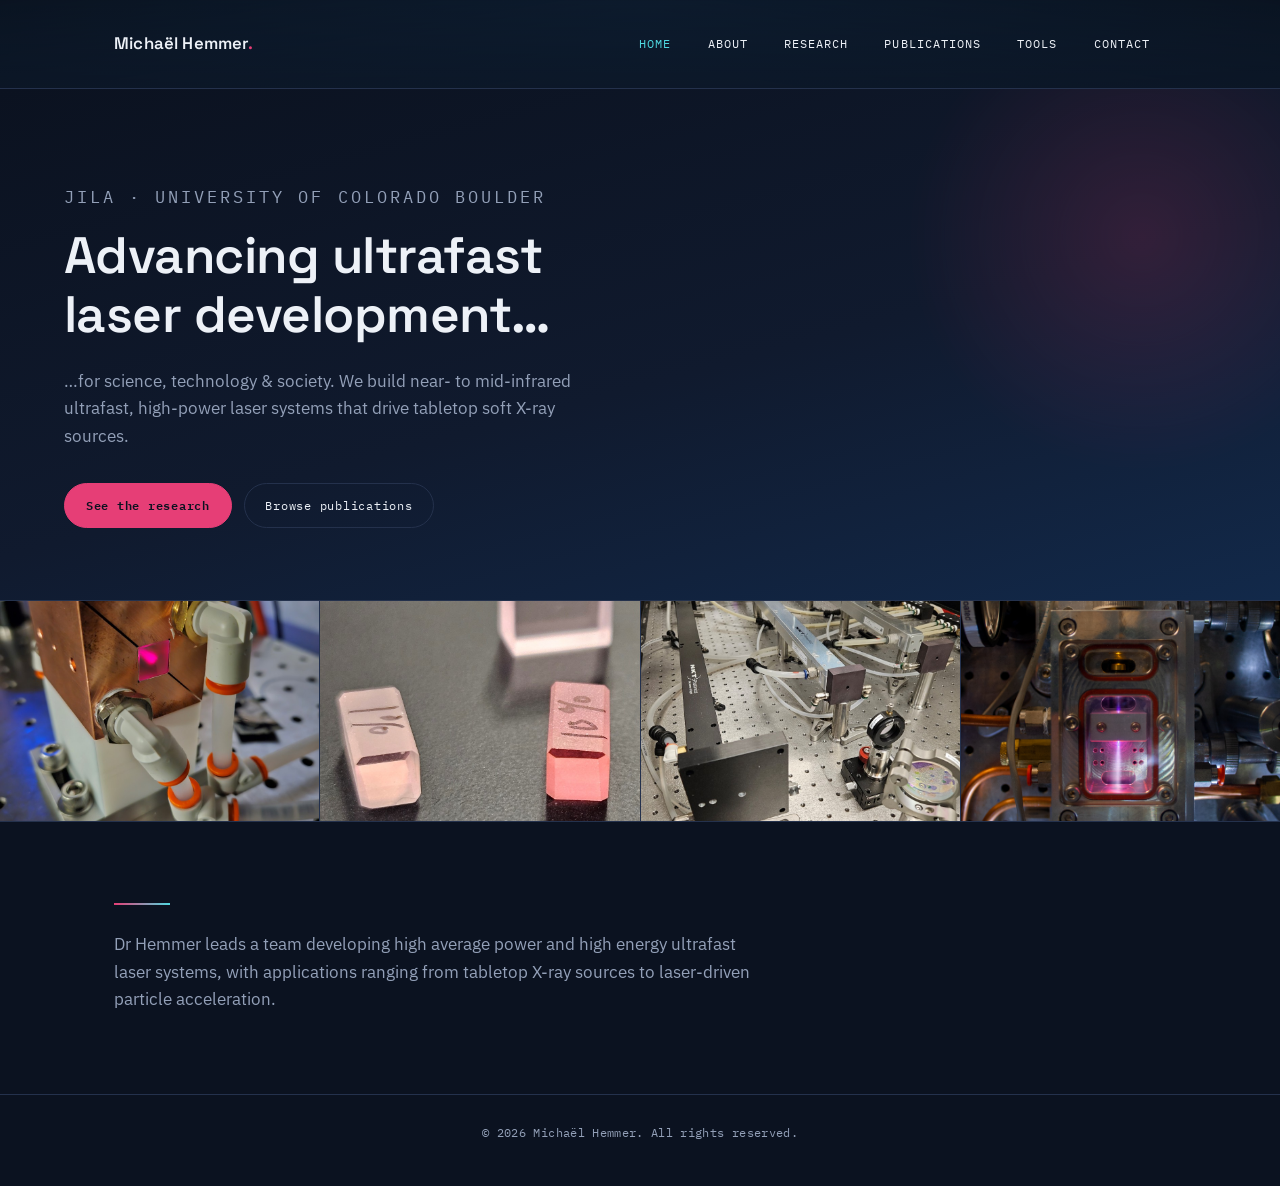
<file: index.html>
<!DOCTYPE html>
<html lang="en">
<head>
    <meta charset="UTF-8">
    <meta name="viewport" content="width=device-width, initial-scale=1.0">
    <link rel="icon" href="favicon.svg" type="image/svg+xml">
    <link rel="icon" href="favicon.ico" sizes="48x48">
    <link rel="apple-touch-icon" href="apple-touch-icon.png">
    <title>Michaël Hemmer, PhD | Home</title>
    <meta name="description" content="Michaël Hemmer's group at JILA, University of Colorado Boulder, develops near- to mid-infrared ultrafast, high-power lasers that drive tabletop soft X-ray sources.">
    <link rel="preconnect" href="https://fonts.googleapis.com">
    <link href="https://fonts.googleapis.com/css2?family=Space+Grotesk:wght@500;600;700&family=IBM+Plex+Sans:wght@400;500&family=IBM+Plex+Mono:wght@400;500&display=swap" rel="stylesheet">
    <link rel="stylesheet" href="resources/css/base.css">
    <link rel="stylesheet" href="resources/css/home.css">
    <script type="application/ld+json">
    {
        "@context": "https://schema.org",
        "@type": "Person",
        "name": "Michaël Hemmer",
        "jobTitle": "Senior Research Scientist",
        "affiliation": {
            "@type": "Organization",
            "name": "JILA, University of Colorado Boulder"
        },
        "url": "https://michaelhemmer.github.io/",
        "sameAs": [
            "https://www.colorado.edu/jila/michael-hemmer",
            "https://scholar.google.com/citations?user=1OyCDtgAAAAJ",
            "https://orcid.org/0000-0002-8614-8203",
            "https://www.linkedin.com/in/micha%C3%ABl-hemmer-6970b029b/"
        ]
    }
    </script>
</head>
<body>

    <header class="site-header">
        <div class="site-header__inner">
            <a class="brand" href="index.html">Michaël Hemmer<em>.</em></a>
            <nav aria-label="Primary">
                <ul>
                    <li><a href="index.html" aria-current="page">Home</a></li>
                    <li><a href="aboutme.html">About</a></li>
                    <li><a href="research.html">Research</a></li>
                    <li><a href="publications.html">Publications</a></li>
                    <li><a href="stretched-pulse.html">Tools</a></li>
                    <li><a href="contact.html">Contact</a></li>
                </ul>
            </nav>
        </div>
    </header>

    <section class="hero">
        <div class="hero__inner">
            <p class="hero__eyebrow">JILA &middot; University of Colorado Boulder</p>
            <h1>Advancing ultrafast laser development&hellip;</h1>
            <p>&hellip;for science, technology &amp; society. We build near- to mid-infrared ultrafast, high-power laser systems that drive tabletop soft X-ray sources.</p>
            <div class="hero__links">
                <a class="primary" href="research.html">See the research</a>
                <a href="publications.html">Browse publications</a>
            </div>
        </div>
    </section>

    <div class="lab-strip">
        <a href="research.html">
            <img src="resources/images/Project2.jpg" alt="Optical setup on the lab bench, mid-infrared beam path">
        </a>
        <a href="research.html">
            <img src="resources/images/Project3.jpg" alt="Nonlinear crystals used for mid-infrared wavelength conversion">
        </a>
        <a href="research.html">
            <img src="resources/images/Project4.jpg" alt="Fiber-coupled beam delivery system on the optical table">
        </a>
        <a href="research.html">
            <img src="resources/images/project1.PNG" alt="Close-up of the pump laser and optics on the table">
        </a>
    </div>

    <div class="home-intro">
        <hr class="rule">
        <p>Dr Hemmer leads a team developing high average power and high energy ultrafast laser systems, with applications ranging from tabletop X-ray sources to laser-driven particle acceleration.</p>
    </div>

    <footer class="site-footer">
        <p>&copy; 2026 Michaël Hemmer. All rights reserved.</p>
    </footer>

    <script data-goatcounter="https://michaelhemmer.goatcounter.com/count"
            async src="//gc.zgo.at/count.js"></script>

</body>
</html>
</file>
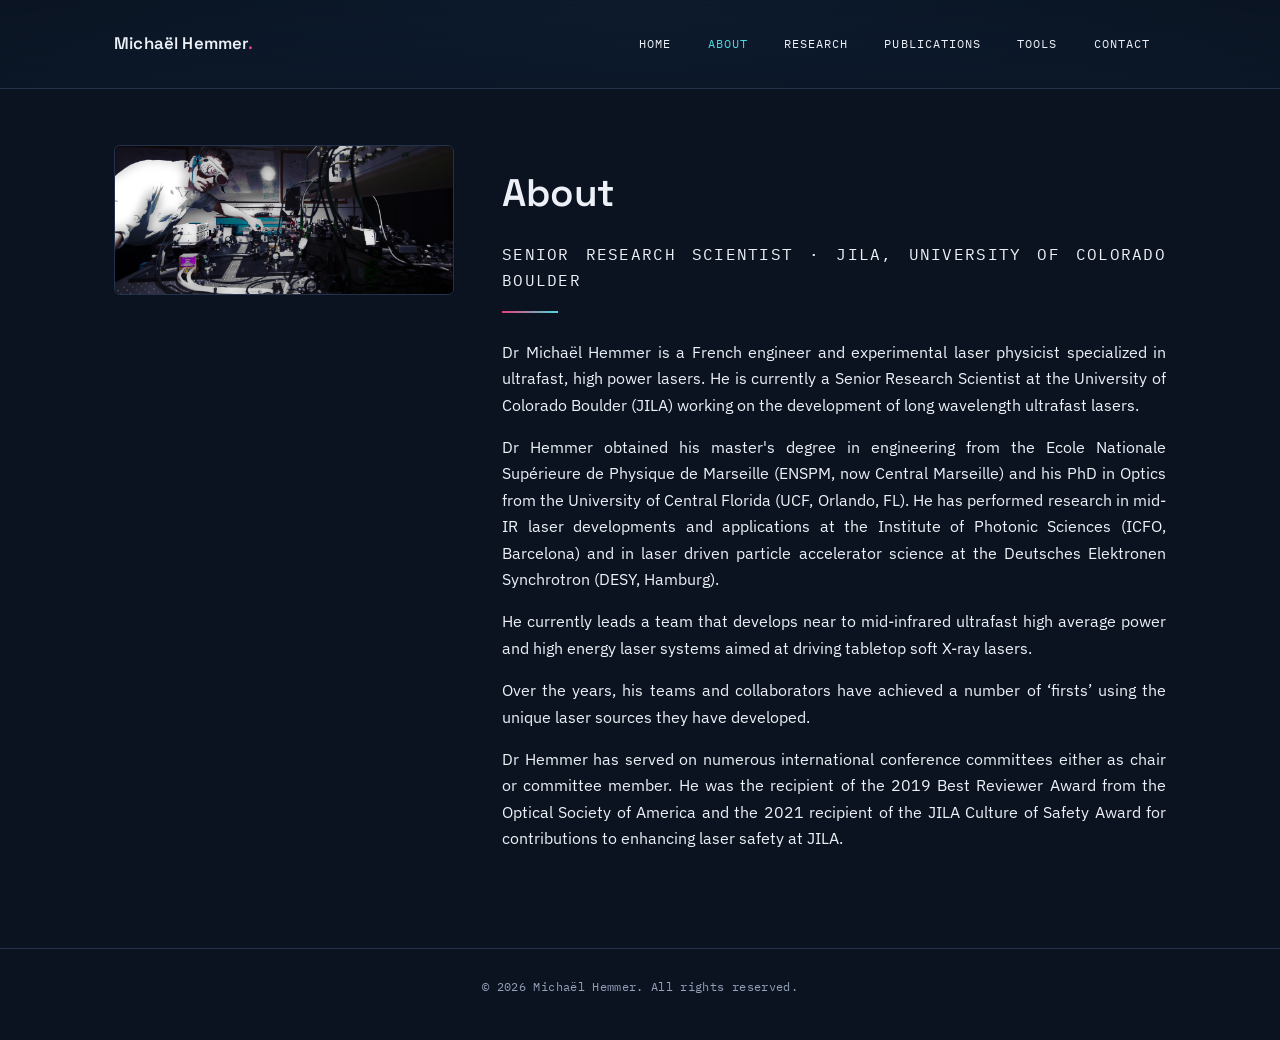
<file: aboutme.html>
<!DOCTYPE html>
<html lang="en">
<head>
    <meta charset="UTF-8">
    <meta name="viewport" content="width=device-width, initial-scale=1.0">
    <link rel="icon" href="favicon.svg" type="image/svg+xml">
    <link rel="icon" href="favicon.ico" sizes="48x48">
    <link rel="apple-touch-icon" href="apple-touch-icon.png">
    <title>Michaël Hemmer, PhD | About</title>
    <meta name="description" content="Michaël Hemmer is a Senior Research Scientist at JILA, University of Colorado Boulder, specializing in ultrafast, high-power lasers and long-wavelength laser development.">
    <link rel="preconnect" href="https://fonts.googleapis.com">
    <link href="https://fonts.googleapis.com/css2?family=Space+Grotesk:wght@500;600;700&family=IBM+Plex+Sans:wght@400;500&family=IBM+Plex+Mono:wght@400;500&display=swap" rel="stylesheet">
    <link rel="stylesheet" href="resources/css/base.css">
    <link rel="stylesheet" href="resources/css/about.css">
</head>
<body>

    <header class="site-header">
        <div class="site-header__inner">
            <a class="brand" href="index.html">Michaël Hemmer<em>.</em></a>
            <nav aria-label="Primary">
                <ul>
                    <li><a href="index.html">Home</a></li>
                    <li><a href="aboutme.html" aria-current="page">About</a></li>
                    <li><a href="research.html">Research</a></li>
                    <li><a href="publications.html">Publications</a></li>
                    <li><a href="stretched-pulse.html">Tools</a></li>
                    <li><a href="contact.html">Contact</a></li>
                </ul>
            </nav>
        </div>
    </header>

    <main>
        <div class="about">
            <div class="about__portrait">
                <img src="resources/images/DSC_0107.jpg" alt="Portrait of Michaël Hemmer in the lab, standing beside the optical table">
            </div>
            <div class="about__body">
                <h1>About</h1>
                <p class="about__role">Senior Research Scientist &middot; JILA, University of Colorado Boulder</p>
                <hr class="rule">
                <p>
                    Dr Michaël Hemmer is a French engineer and experimental laser physicist specialized in ultrafast, high power lasers. He is currently a Senior Research Scientist at the University of Colorado Boulder (JILA) working on the development of long wavelength ultrafast lasers.
                </p>
                <p>
                    Dr Hemmer obtained his master's degree in engineering from the Ecole Nationale Supérieure de Physique de Marseille (ENSPM, now Central Marseille) and his PhD in Optics from the University of Central Florida (UCF, Orlando, FL). He has performed research in mid-IR laser developments and applications at the Institute of Photonic Sciences (ICFO, Barcelona) and in laser driven particle accelerator science at the Deutsches Elektronen Synchrotron (DESY, Hamburg).
                </p>
                <p>
                    He currently leads a team that develops near to mid-infrared ultrafast high average power and high energy laser systems aimed at driving tabletop soft X-ray lasers.
                </p>
                <p>
                    Over the years, his teams and collaborators have achieved a number of &lsquo;firsts&rsquo; using the unique laser sources they have developed.
                </p>
                <p>
                    Dr Hemmer has served on numerous international conference committees either as chair or committee member. He was the recipient of the 2019 Best Reviewer Award from the Optical Society of America and the 2021 recipient of the JILA Culture of Safety Award for contributions to enhancing laser safety at JILA.
                </p>
            </div>
        </div>
    </main>

    <footer class="site-footer">
        <p>&copy; 2026 Michaël Hemmer. All rights reserved.</p>
    </footer>

    <script data-goatcounter="https://michaelhemmer.goatcounter.com/count"
            async src="//gc.zgo.at/count.js"></script>

</body>
</html>
</file>
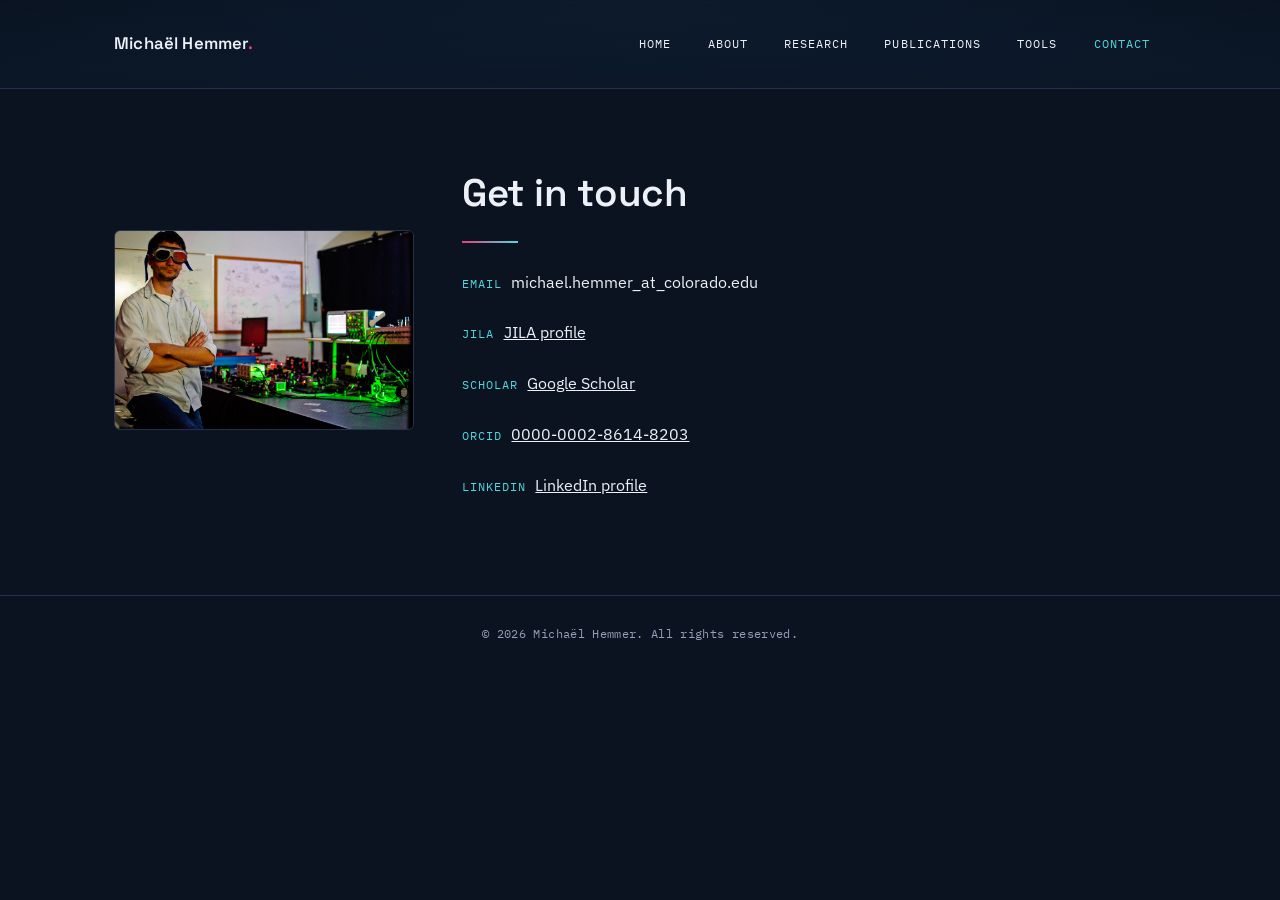
<file: contact.html>
<!DOCTYPE html>
<html lang="en">
<head>
    <meta charset="UTF-8">
    <meta name="viewport" content="width=device-width, initial-scale=1.0">
    <link rel="icon" href="favicon.svg" type="image/svg+xml">
    <link rel="icon" href="favicon.ico" sizes="48x48">
    <link rel="apple-touch-icon" href="apple-touch-icon.png">
    <title>Michaël Hemmer, PhD | Contact</title>
    <meta name="description" content="How to contact Michaël Hemmer at JILA, University of Colorado Boulder, with links to his JILA, Google Scholar, ORCID and LinkedIn profiles.">
    <link rel="preconnect" href="https://fonts.googleapis.com">
    <link href="https://fonts.googleapis.com/css2?family=Space+Grotesk:wght@500;600;700&family=IBM+Plex+Sans:wght@400;500&family=IBM+Plex+Mono:wght@400;500&display=swap" rel="stylesheet">
    <link rel="stylesheet" href="resources/css/base.css">
    <link rel="stylesheet" href="resources/css/contact.css">
</head>
<body>

    <header class="site-header">
        <div class="site-header__inner">
            <a class="brand" href="index.html">Michaël Hemmer<em>.</em></a>
            <nav aria-label="Primary">
                <ul>
                    <li><a href="index.html">Home</a></li>
                    <li><a href="aboutme.html">About</a></li>
                    <li><a href="research.html">Research</a></li>
                    <li><a href="publications.html">Publications</a></li>
                    <li><a href="stretched-pulse.html">Tools</a></li>
                    <li><a href="contact.html" aria-current="page">Contact</a></li>
                </ul>
            </nav>
        </div>
    </header>

    <main>
        <div class="contact">
            <div class="contact__portrait">
                <img src="resources/images/DSC_0085.jpg" alt="Portrait of Michaël Hemmer in the lab">
            </div>
            <div class="contact__body">
                <h1>Get in touch</h1>
                <hr class="rule">
                <p class="contact__row">
                    <span class="contact__label">Email</span>
                    <span>michael.hemmer_at_colorado.edu</span>
                </p>
                <p class="contact__row">
                    <span class="contact__label">JILA</span>
                    <a href="https://www.colorado.edu/jila/michael-hemmer">JILA profile</a>
                </p>
                <p class="contact__row">
                    <span class="contact__label">Scholar</span>
                    <a href="https://scholar.google.com/citations?user=1OyCDtgAAAAJ">Google Scholar</a>
                </p>
                <p class="contact__row">
                    <span class="contact__label">ORCID</span>
                    <a href="https://orcid.org/0000-0002-8614-8203">0000-0002-8614-8203</a>
                </p>
                <p class="contact__row">
                    <span class="contact__label">LinkedIn</span>
                    <a href="https://www.linkedin.com/in/micha%C3%ABl-hemmer-6970b029b/">LinkedIn profile</a>
                </p>
            </div>
        </div>
    </main>

    <footer class="site-footer">
        <p>&copy; 2026 Michaël Hemmer. All rights reserved.</p>
    </footer>

    <script data-goatcounter="https://michaelhemmer.goatcounter.com/count"
            async src="//gc.zgo.at/count.js"></script>

</body>
</html>
</file>
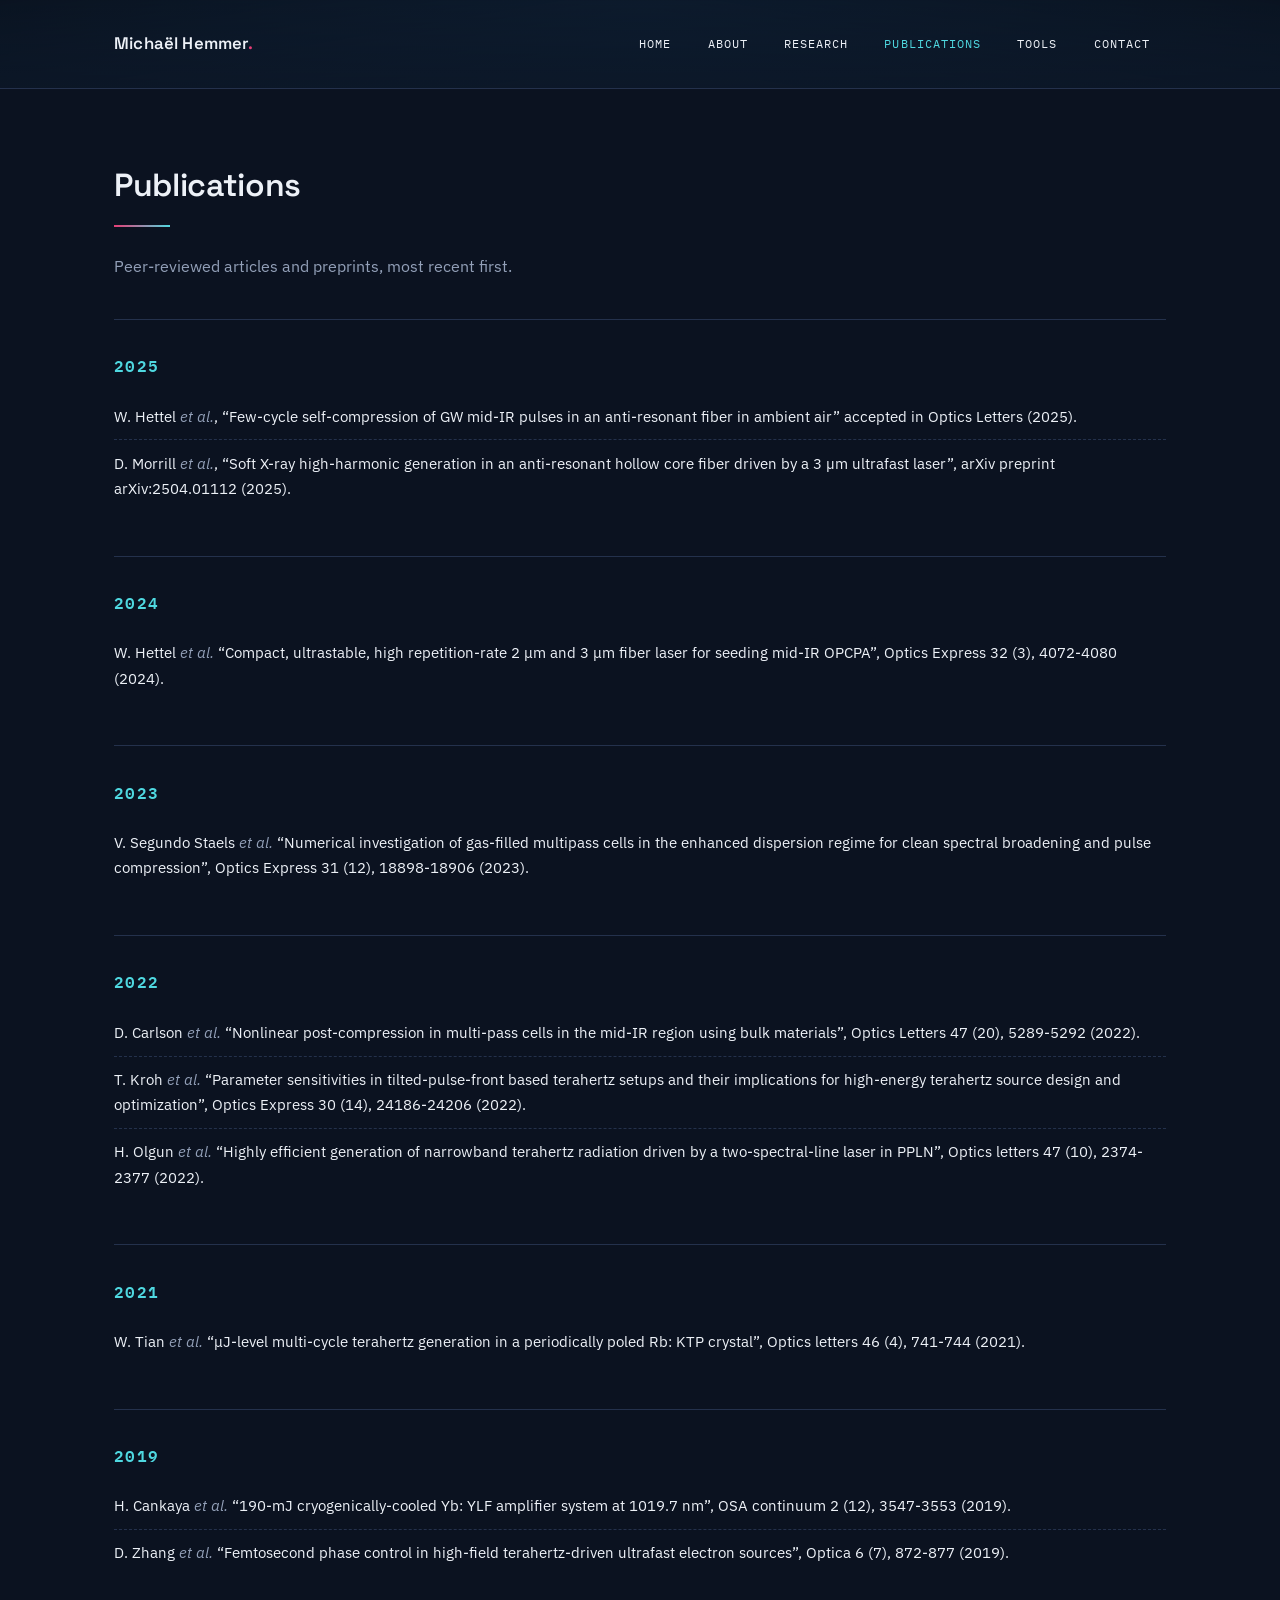
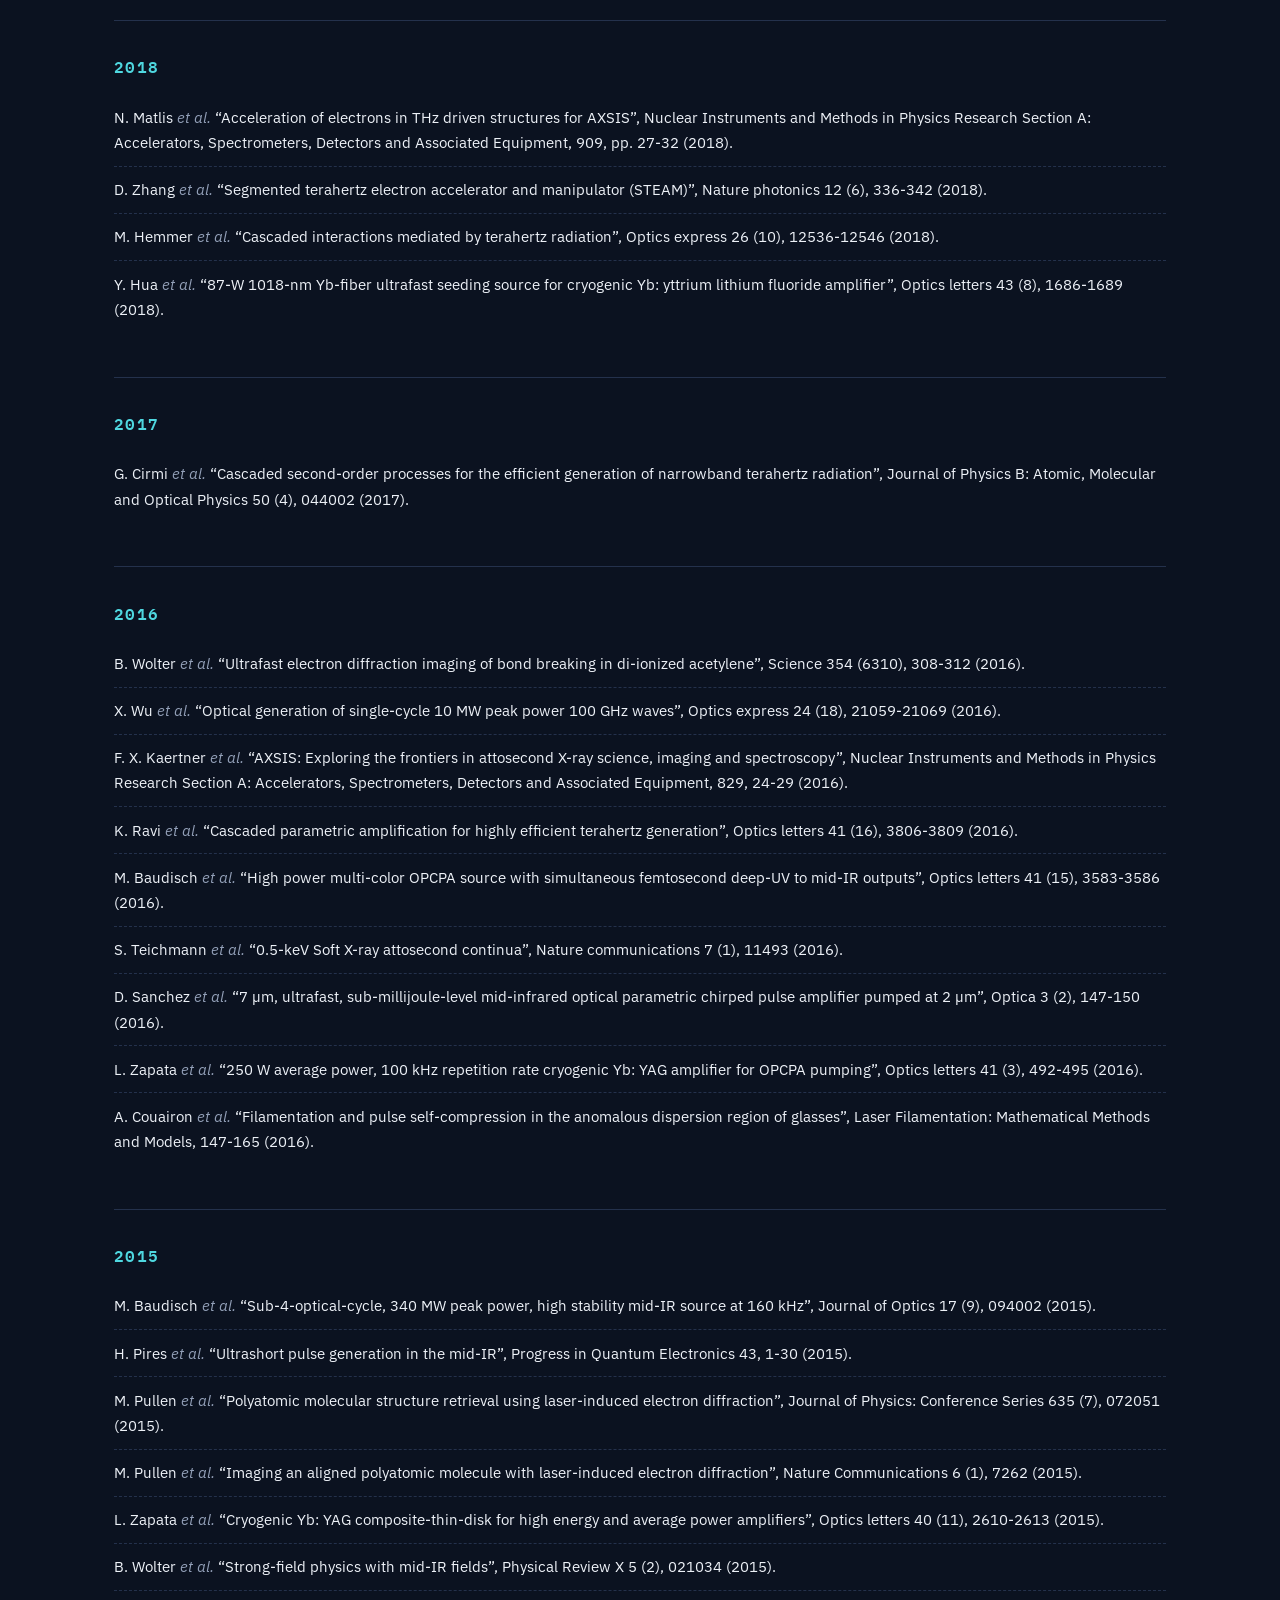
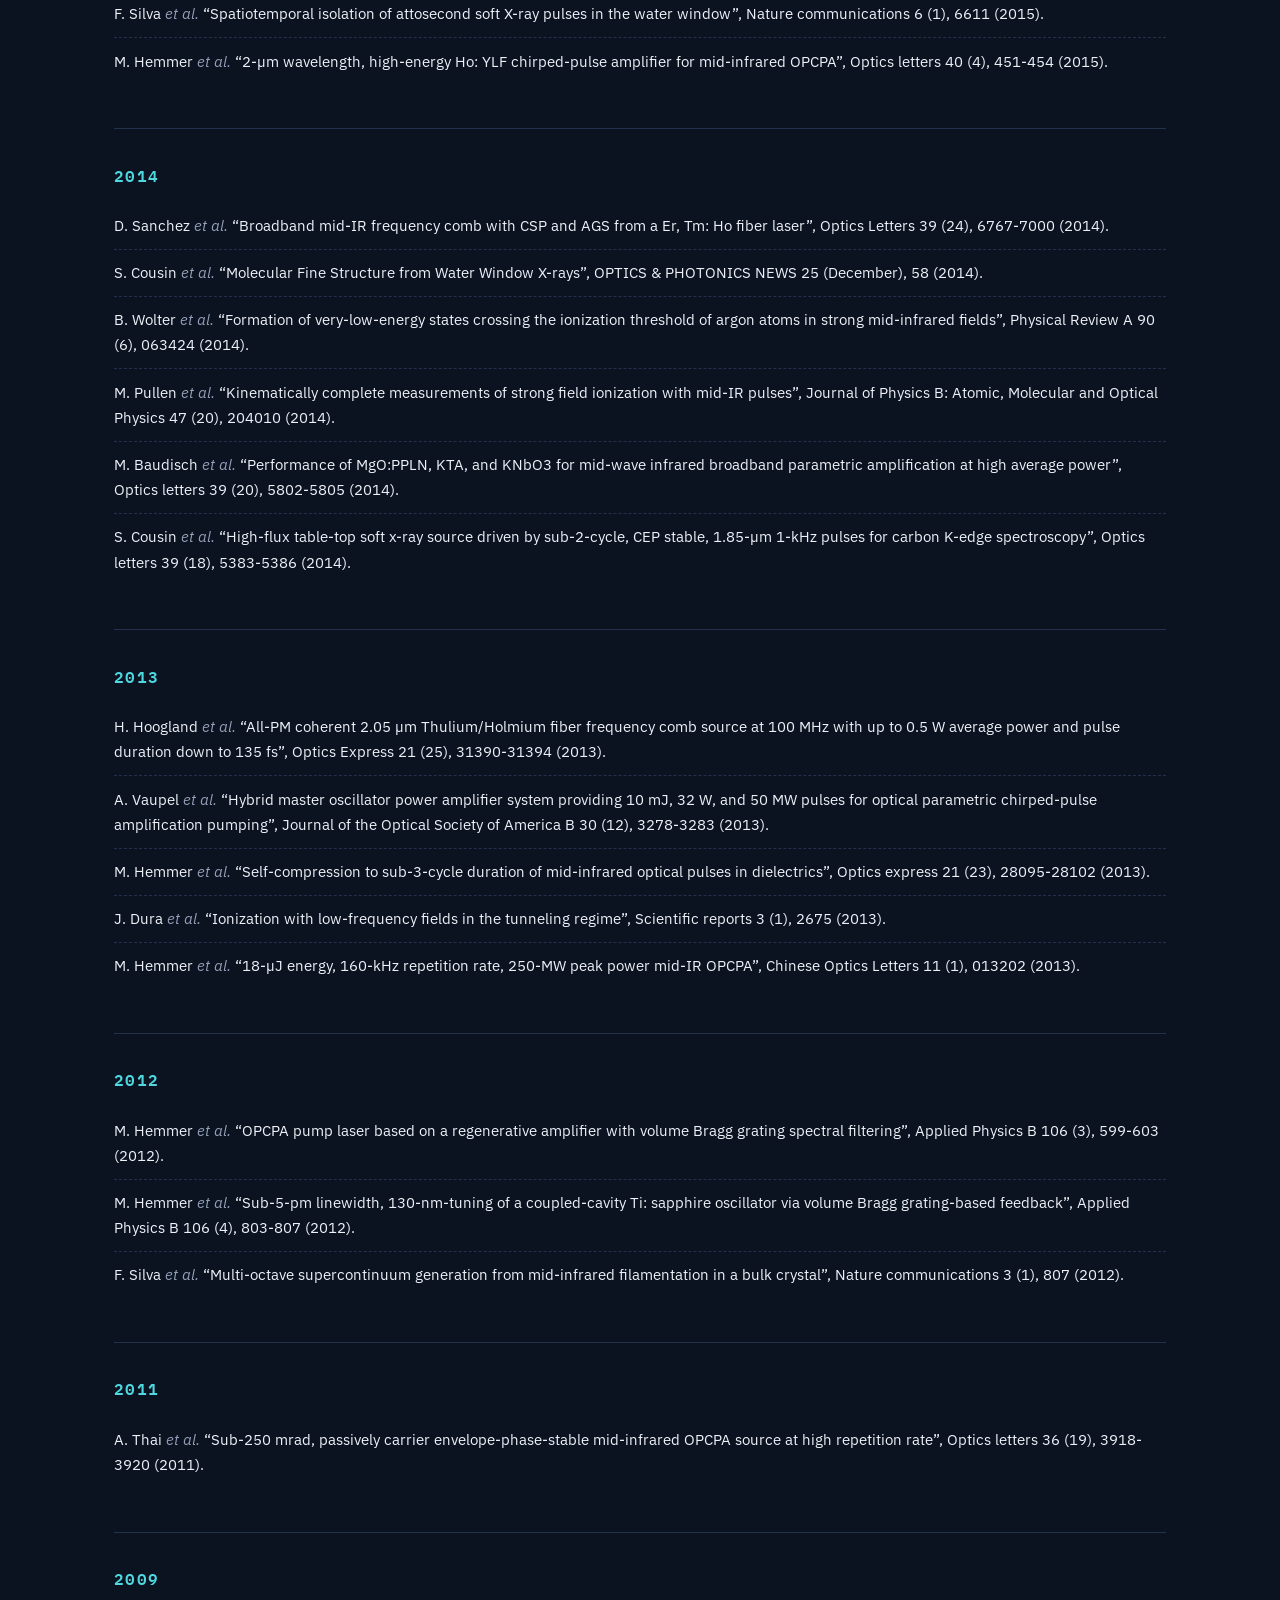
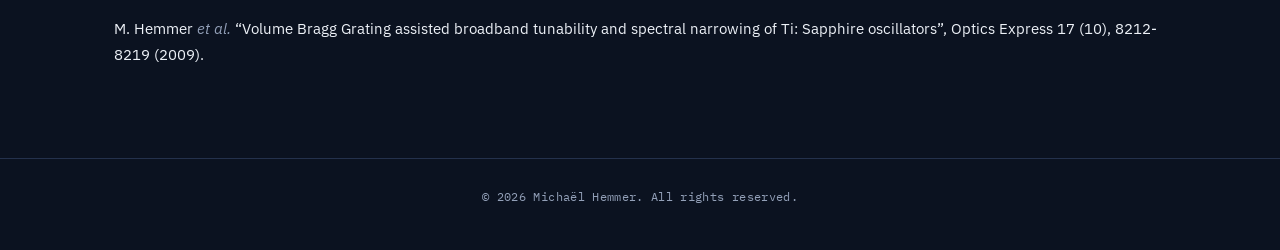
<file: publications.html>
<!DOCTYPE html>
<html lang="en">
<head>
    <meta charset="UTF-8">
    <meta name="viewport" content="width=device-width, initial-scale=1.0">
    <link rel="icon" href="favicon.svg" type="image/svg+xml">
    <link rel="icon" href="favicon.ico" sizes="48x48">
    <link rel="apple-touch-icon" href="apple-touch-icon.png">
    <title>Michaël Hemmer, PhD | Publications</title>
    <meta name="description" content="Peer-reviewed articles and preprints by Michaël Hemmer and collaborators on mid-infrared lasers, OPCPA, high harmonic generation and terahertz sources, listed by year.">
    <link rel="preconnect" href="https://fonts.googleapis.com">
    <link href="https://fonts.googleapis.com/css2?family=Space+Grotesk:wght@500;600;700&family=IBM+Plex+Sans:wght@400;500&family=IBM+Plex+Mono:wght@400;500&display=swap" rel="stylesheet">
    <link rel="stylesheet" href="resources/css/base.css">
    <link rel="stylesheet" href="resources/css/publications.css">
</head>
<body>

    <header class="site-header">
        <div class="site-header__inner">
            <a class="brand" href="index.html">Michaël Hemmer<em>.</em></a>
            <nav aria-label="Primary">
                <ul>
                    <li><a href="index.html">Home</a></li>
                    <li><a href="aboutme.html">About</a></li>
                    <li><a href="research.html">Research</a></li>
                    <li><a href="publications.html" aria-current="page">Publications</a></li>
                    <li><a href="stretched-pulse.html">Tools</a></li>
                    <li><a href="contact.html">Contact</a></li>
                </ul>
            </nav>
        </div>
    </header>

    <main>
        <div class="page-heading">
            <h1>Publications</h1>
            <hr class="rule">
            <p>Peer-reviewed articles and preprints, most recent first.</p>
        </div>

        <section class="pub-year">
            <h2>2025</h2>
            <ul class="pub-list">
                <li>W. Hettel <i>et al.</i>, &ldquo;Few-cycle self-compression of GW mid-IR pulses in an anti-resonant fiber in ambient air&rdquo; accepted in Optics Letters (2025).</li>
                <li>D. Morrill <i>et al.</i>, &ldquo;Soft X-ray high-harmonic generation in an anti-resonant hollow core fiber driven by a 3&nbsp;&micro;m ultrafast laser&rdquo;, arXiv preprint arXiv:2504.01112 (2025).</li>
            </ul>
        </section>

        <section class="pub-year">
            <h2>2024</h2>
            <ul class="pub-list">
                <li>W. Hettel <i>et al.</i> &ldquo;Compact, ultrastable, high repetition-rate 2&nbsp;&mu;m and 3&nbsp;&mu;m fiber laser for seeding mid-IR OPCPA&rdquo;, Optics Express 32 (3), 4072-4080 (2024).</li>
            </ul>
        </section>

        <section class="pub-year">
            <h2>2023</h2>
            <ul class="pub-list">
                <li>V. Segundo Staels <i>et al.</i> &ldquo;Numerical investigation of gas-filled multipass cells in the enhanced dispersion regime for clean spectral broadening and pulse compression&rdquo;, Optics Express 31 (12), 18898-18906 (2023).</li>
            </ul>
        </section>

        <section class="pub-year">
            <h2>2022</h2>
            <ul class="pub-list">
                <li>D. Carlson <i>et al.</i> &ldquo;Nonlinear post-compression in multi-pass cells in the mid-IR region using bulk materials&rdquo;, Optics Letters 47 (20), 5289-5292 (2022).</li>
                <li>T. Kroh <i>et al.</i> &ldquo;Parameter sensitivities in tilted-pulse-front based terahertz setups and their implications for high-energy terahertz source design and optimization&rdquo;, Optics Express 30 (14), 24186-24206 (2022).</li>
                <li>H. Olgun <i>et al.</i> &ldquo;Highly efficient generation of narrowband terahertz radiation driven by a two-spectral-line laser in PPLN&rdquo;, Optics letters 47 (10), 2374-2377 (2022).</li>
            </ul>
        </section>

        <section class="pub-year">
            <h2>2021</h2>
            <ul class="pub-list">
                <li>W. Tian <i>et al.</i> &ldquo;&mu;J-level multi-cycle terahertz generation in a periodically poled Rb: KTP crystal&rdquo;, Optics letters 46 (4), 741-744 (2021).</li>
            </ul>
        </section>

        <section class="pub-year">
            <h2>2019</h2>
            <ul class="pub-list">
                <li>H. Cankaya <i>et al.</i> &ldquo;190-mJ cryogenically-cooled Yb: YLF amplifier system at 1019.7&nbsp;nm&rdquo;, OSA continuum 2 (12), 3547-3553 (2019).</li>
                <li>D. Zhang <i>et al.</i> &ldquo;Femtosecond phase control in high-field terahertz-driven ultrafast electron sources&rdquo;, Optica 6 (7), 872-877 (2019).</li>
            </ul>
        </section>

        <section class="pub-year">
            <h2>2018</h2>
            <ul class="pub-list">
                <li>N. Matlis <i>et al.</i> &ldquo;Acceleration of electrons in THz driven structures for AXSIS&rdquo;, Nuclear Instruments and Methods in Physics Research Section A: Accelerators, Spectrometers, Detectors and Associated Equipment, 909, pp. 27-32 (2018).</li>
                <li>D. Zhang <i>et al.</i> &ldquo;Segmented terahertz electron accelerator and manipulator (STEAM)&rdquo;, Nature photonics 12 (6), 336-342 (2018).</li>
                <li>M. Hemmer <i>et al.</i> &ldquo;Cascaded interactions mediated by terahertz radiation&rdquo;, Optics express 26 (10), 12536-12546 (2018).</li>
                <li>Y. Hua <i>et al.</i> &ldquo;87-W 1018-nm Yb-fiber ultrafast seeding source for cryogenic Yb: yttrium lithium fluoride amplifier&rdquo;, Optics letters 43 (8), 1686-1689 (2018).</li>
            </ul>
        </section>

        <section class="pub-year">
            <h2>2017</h2>
            <ul class="pub-list">
                <li>G. Cirmi <i>et al.</i> &ldquo;Cascaded second-order processes for the efficient generation of narrowband terahertz radiation&rdquo;, Journal of Physics B: Atomic, Molecular and Optical Physics 50 (4), 044002 (2017).</li>
            </ul>
        </section>

        <section class="pub-year">
            <h2>2016</h2>
            <ul class="pub-list">
                <li>B. Wolter <i>et al.</i> &ldquo;Ultrafast electron diffraction imaging of bond breaking in di-ionized acetylene&rdquo;, Science 354 (6310), 308-312 (2016).</li>
                <li>X. Wu <i>et al.</i> &ldquo;Optical generation of single-cycle 10&nbsp;MW peak power 100&nbsp;GHz waves&rdquo;, Optics express 24 (18), 21059-21069 (2016).</li>
                <li>F. X. Kaertner <i>et al.</i> &ldquo;AXSIS: Exploring the frontiers in attosecond X-ray science, imaging and spectroscopy&rdquo;, Nuclear Instruments and Methods in Physics Research Section A: Accelerators, Spectrometers, Detectors and Associated Equipment, 829, 24-29 (2016).</li>
                <li>K. Ravi <i>et al.</i> &ldquo;Cascaded parametric amplification for highly efficient terahertz generation&rdquo;, Optics letters 41 (16), 3806-3809 (2016).</li>
                <li>M. Baudisch <i>et al.</i> &ldquo;High power multi-color OPCPA source with simultaneous femtosecond deep-UV to mid-IR outputs&rdquo;, Optics letters 41 (15), 3583-3586 (2016).</li>
                <li>S. Teichmann <i>et al.</i> &ldquo;0.5-keV Soft X-ray attosecond continua&rdquo;, Nature communications 7 (1), 11493 (2016).</li>
                <li>D. Sanchez <i>et al.</i> &ldquo;7&nbsp;&micro;m, ultrafast, sub-millijoule-level mid-infrared optical parametric chirped pulse amplifier pumped at 2&nbsp;&micro;m&rdquo;, Optica 3 (2), 147-150 (2016).</li>
                <li>L. Zapata <i>et al.</i> &ldquo;250&nbsp;W average power, 100&nbsp;kHz repetition rate cryogenic Yb: YAG amplifier for OPCPA pumping&rdquo;, Optics letters 41 (3), 492-495 (2016).</li>
                <li>A. Couairon <i>et al.</i> &ldquo;Filamentation and pulse self-compression in the anomalous dispersion region of glasses&rdquo;, Laser Filamentation: Mathematical Methods and Models, 147-165 (2016).</li>
            </ul>
        </section>

        <section class="pub-year">
            <h2>2015</h2>
            <ul class="pub-list">
                <li>M. Baudisch <i>et al.</i> &ldquo;Sub-4-optical-cycle, 340&nbsp;MW peak power, high stability mid-IR source at 160&nbsp;kHz&rdquo;, Journal of Optics 17 (9), 094002 (2015).</li>
                <li>H. Pires <i>et al.</i> &ldquo;Ultrashort pulse generation in the mid-IR&rdquo;, Progress in Quantum Electronics 43, 1-30 (2015).</li>
                <li>M. Pullen <i>et al.</i> &ldquo;Polyatomic molecular structure retrieval using laser-induced electron diffraction&rdquo;, Journal of Physics: Conference Series 635 (7), 072051 (2015).</li>
                <li>M. Pullen <i>et al.</i> &ldquo;Imaging an aligned polyatomic molecule with laser-induced electron diffraction&rdquo;, Nature Communications 6 (1), 7262 (2015).</li>
                <li>L. Zapata <i>et al.</i> &ldquo;Cryogenic Yb: YAG composite-thin-disk for high energy and average power amplifiers&rdquo;, Optics letters 40 (11), 2610-2613 (2015).</li>
                <li>B. Wolter <i>et al.</i> &ldquo;Strong-field physics with mid-IR fields&rdquo;, Physical Review X 5 (2), 021034 (2015).</li>
                <li>F. Silva <i>et al.</i> &ldquo;Spatiotemporal isolation of attosecond soft X-ray pulses in the water window&rdquo;, Nature communications 6 (1), 6611 (2015).</li>
                <li>M. Hemmer <i>et al.</i> &ldquo;2-&micro;m wavelength, high-energy Ho: YLF chirped-pulse amplifier for mid-infrared OPCPA&rdquo;, Optics letters 40 (4), 451-454 (2015).</li>
            </ul>
        </section>

        <section class="pub-year">
            <h2>2014</h2>
            <ul class="pub-list">
                <li>D. Sanchez <i>et al.</i> &ldquo;Broadband mid-IR frequency comb with CSP and AGS from a Er, Tm: Ho fiber laser&rdquo;, Optics Letters 39 (24), 6767-7000 (2014).</li>
                <li>S. Cousin <i>et al.</i> &ldquo;Molecular Fine Structure from Water Window X-rays&rdquo;, OPTICS &amp; PHOTONICS NEWS 25 (December), 58 (2014).</li>
                <li>B. Wolter <i>et al.</i> &ldquo;Formation of very-low-energy states crossing the ionization threshold of argon atoms in strong mid-infrared fields&rdquo;, Physical Review A 90 (6), 063424 (2014).</li>
                <li>M. Pullen <i>et al.</i> &ldquo;Kinematically complete measurements of strong field ionization with mid-IR pulses&rdquo;, Journal of Physics B: Atomic, Molecular and Optical Physics 47 (20), 204010 (2014).</li>
                <li>M. Baudisch <i>et al.</i> &ldquo;Performance of MgO:PPLN, KTA, and KNbO3 for mid-wave infrared broadband parametric amplification at high average power&rdquo;, Optics letters 39 (20), 5802-5805 (2014).</li>
                <li>S. Cousin <i>et al.</i> &ldquo;High-flux table-top soft x-ray source driven by sub-2-cycle, CEP stable, 1.85-&micro;m 1-kHz pulses for carbon K-edge spectroscopy&rdquo;, Optics letters 39 (18), 5383-5386 (2014).</li>
            </ul>
        </section>

        <section class="pub-year">
            <h2>2013</h2>
            <ul class="pub-list">
                <li>H. Hoogland <i>et al.</i> &ldquo;All-PM coherent 2.05&nbsp;&micro;m Thulium/Holmium fiber frequency comb source at 100&nbsp;MHz with up to 0.5&nbsp;W average power and pulse duration down to 135&nbsp;fs&rdquo;, Optics Express 21 (25), 31390-31394 (2013).</li>
                <li>A. Vaupel <i>et al.</i> &ldquo;Hybrid master oscillator power amplifier system providing 10&nbsp;mJ, 32&nbsp;W, and 50&nbsp;MW pulses for optical parametric chirped-pulse amplification pumping&rdquo;, Journal of the Optical Society of America B 30 (12), 3278-3283 (2013).</li>
                <li>M. Hemmer <i>et al.</i> &ldquo;Self-compression to sub-3-cycle duration of mid-infrared optical pulses in dielectrics&rdquo;, Optics express 21 (23), 28095-28102 (2013).</li>
                <li>J. Dura <i>et al.</i> &ldquo;Ionization with low-frequency fields in the tunneling regime&rdquo;, Scientific reports 3 (1), 2675 (2013).</li>
                <li>M. Hemmer <i>et al.</i> &ldquo;18-&micro;J energy, 160-kHz repetition rate, 250-MW peak power mid-IR OPCPA&rdquo;, Chinese Optics Letters 11 (1), 013202 (2013).</li>
            </ul>
        </section>

        <section class="pub-year">
            <h2>2012</h2>
            <ul class="pub-list">
                <li>M. Hemmer <i>et al.</i> &ldquo;OPCPA pump laser based on a regenerative amplifier with volume Bragg grating spectral filtering&rdquo;, Applied Physics B 106 (3), 599-603 (2012).</li>
                <li>M. Hemmer <i>et al.</i> &ldquo;Sub-5-pm linewidth, 130-nm-tuning of a coupled-cavity Ti: sapphire oscillator via volume Bragg grating-based feedback&rdquo;, Applied Physics B 106 (4), 803-807 (2012).</li>
                <li>F. Silva <i>et al.</i> &ldquo;Multi-octave supercontinuum generation from mid-infrared filamentation in a bulk crystal&rdquo;, Nature communications 3 (1), 807 (2012).</li>
            </ul>
        </section>

        <section class="pub-year">
            <h2>2011</h2>
            <ul class="pub-list">
                <li>A. Thai <i>et al.</i> &ldquo;Sub-250&nbsp;mrad, passively carrier envelope-phase-stable mid-infrared OPCPA source at high repetition rate&rdquo;, Optics letters 36 (19), 3918-3920 (2011).</li>
            </ul>
        </section>

        <section class="pub-year">
            <h2>2009</h2>
            <ul class="pub-list">
                <li>M. Hemmer <i>et al.</i> &ldquo;Volume Bragg Grating assisted broadband tunability and spectral narrowing of Ti: Sapphire oscillators&rdquo;, Optics Express 17 (10), 8212-8219 (2009).</li>
            </ul>
        </section>
    </main>

    <footer class="site-footer">
        <p>&copy; 2026 Michaël Hemmer. All rights reserved.</p>
    </footer>

    <script data-goatcounter="https://michaelhemmer.goatcounter.com/count"
            async src="//gc.zgo.at/count.js"></script>

</body>
</html>
</file>
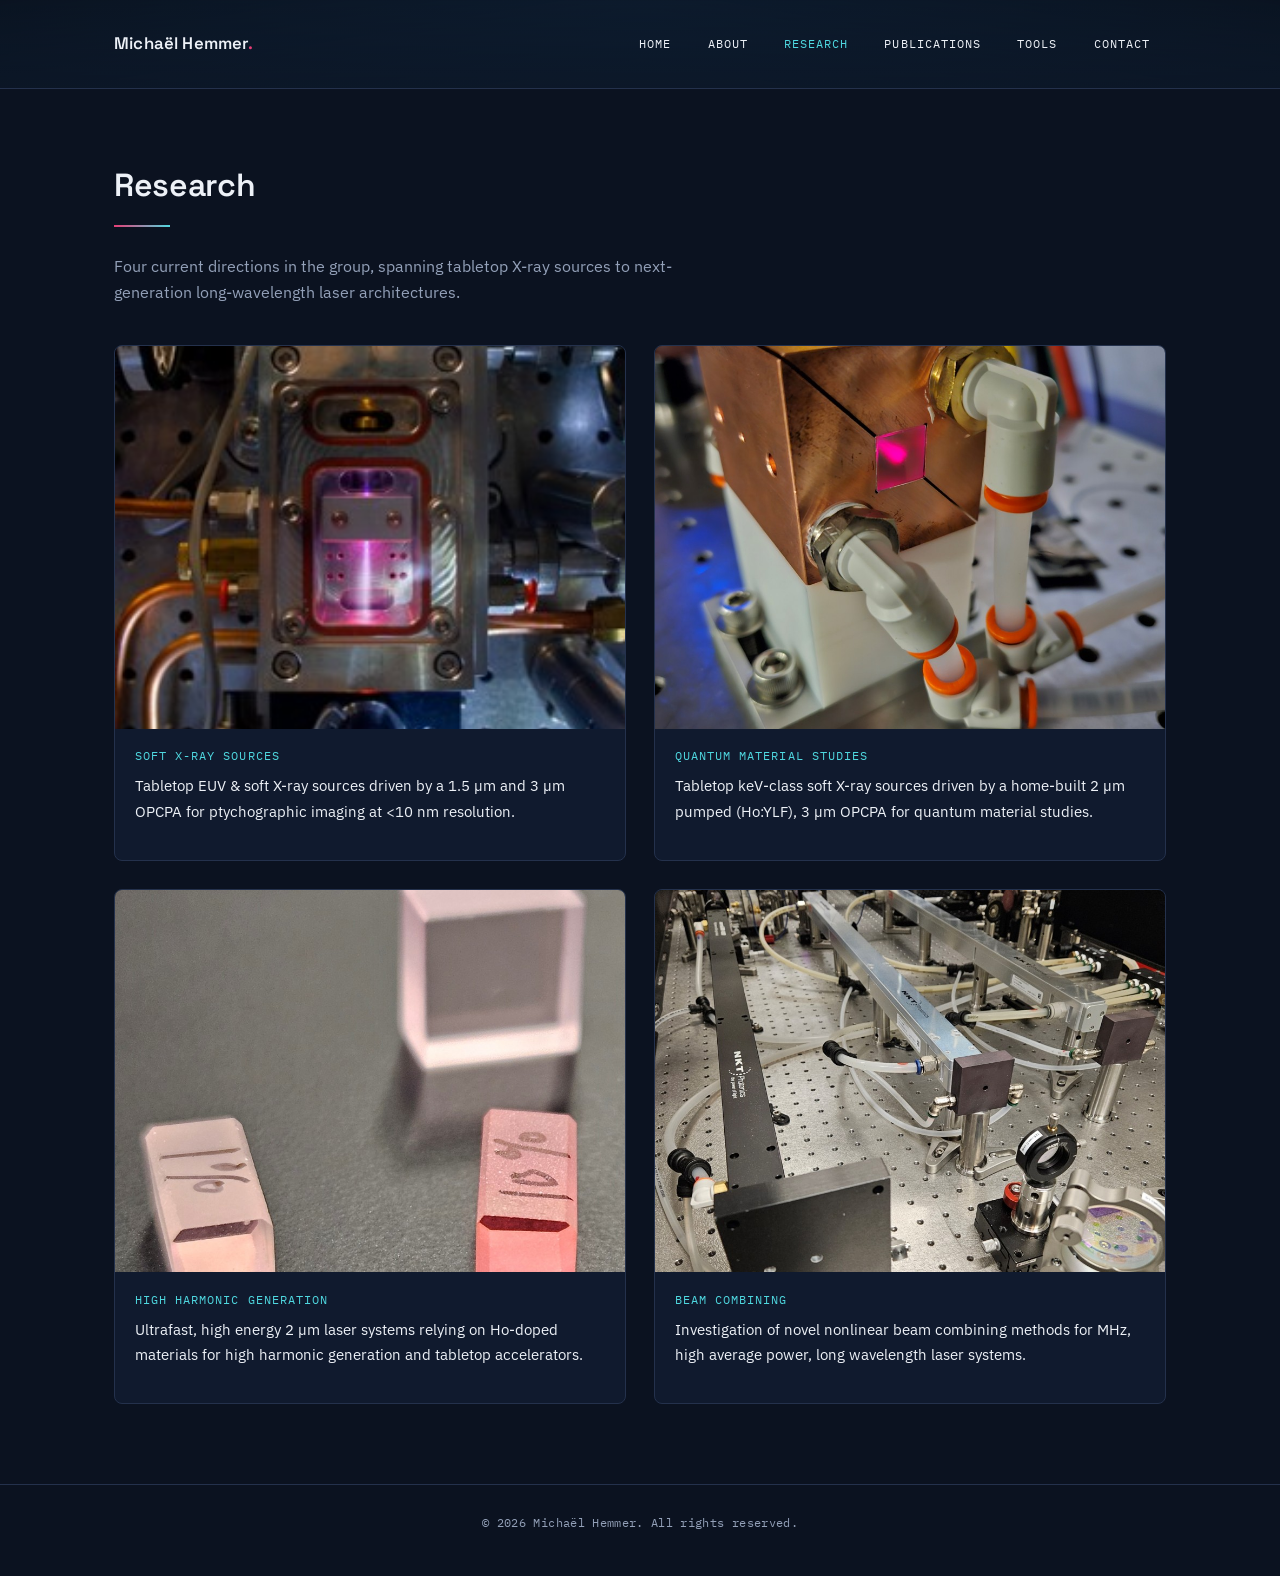
<file: research.html>
<!DOCTYPE html>
<html lang="en">
<head>
    <meta charset="UTF-8">
    <meta name="viewport" content="width=device-width, initial-scale=1.0">
    <link rel="icon" href="favicon.svg" type="image/svg+xml">
    <link rel="icon" href="favicon.ico" sizes="48x48">
    <link rel="apple-touch-icon" href="apple-touch-icon.png">
    <title>Michaël Hemmer, PhD | Research</title>
    <meta name="description" content="Research directions in the group: tabletop EUV and soft X-ray sources, high harmonic generation, 2 µm and 3 µm OPCPA, and nonlinear beam combining for long-wavelength lasers.">
    <link rel="preconnect" href="https://fonts.googleapis.com">
    <link href="https://fonts.googleapis.com/css2?family=Space+Grotesk:wght@500;600;700&family=IBM+Plex+Sans:wght@400;500&family=IBM+Plex+Mono:wght@400;500&display=swap" rel="stylesheet">
    <link rel="stylesheet" href="resources/css/base.css">
    <link rel="stylesheet" href="resources/css/research.css">
</head>
<body>

    <header class="site-header">
        <div class="site-header__inner">
            <a class="brand" href="index.html">Michaël Hemmer<em>.</em></a>
            <nav aria-label="Primary">
                <ul>
                    <li><a href="index.html">Home</a></li>
                    <li><a href="aboutme.html">About</a></li>
                    <li><a href="research.html" aria-current="page">Research</a></li>
                    <li><a href="publications.html">Publications</a></li>
                    <li><a href="stretched-pulse.html">Tools</a></li>
                    <li><a href="contact.html">Contact</a></li>
                </ul>
            </nav>
        </div>
    </header>

    <main>
        <div class="page-heading">
            <h1>Research</h1>
            <hr class="rule">
            <p>Four current directions in the group, spanning tabletop X-ray sources to next-generation long-wavelength laser architectures.</p>
        </div>

        <div class="project-grid">
            <a class="project-card" href="publications.html">
                <img src="resources/images/Project11.jpg" alt="Tabletop EUV and soft X-ray source setup" style="object-position: center 65%;">
                <span class="project-card__eyebrow">Soft X-ray sources</span>
                <p class="project-card__caption">Tabletop EUV &amp; soft X-ray sources driven by a 1.5&nbsp;&micro;m and 3&nbsp;&micro;m OPCPA for ptychographic imaging at &lt;10&nbsp;nm resolution.</p>
            </a>

            <a class="project-card" href="publications.html">
                <img src="resources/images/Project2.jpg" alt="Ho:YLF pumped OPCPA system on the optical table">
                <span class="project-card__eyebrow">Quantum material studies</span>
                <p class="project-card__caption">Tabletop keV-class soft X-ray sources driven by a home-built 2&nbsp;&micro;m pumped (Ho:YLF), 3&nbsp;&micro;m OPCPA for quantum material studies.</p>
            </a>

            <a class="project-card" href="publications.html">
                <img src="resources/images/Project3.jpg" alt="Ho-doped laser materials and crystal samples" style="object-position: center 25%;">
                <span class="project-card__eyebrow">High harmonic generation</span>
                <p class="project-card__caption">Ultrafast, high energy 2&nbsp;&micro;m laser systems relying on Ho-doped materials for high harmonic generation and tabletop accelerators.</p>
            </a>

            <a class="project-card" href="publications.html">
                <img src="resources/images/Project4.jpg" alt="Fiber-based beam delivery and combining setup" style="object-position: center 35%;">
                <span class="project-card__eyebrow">Beam combining</span>
                <p class="project-card__caption">Investigation of novel nonlinear beam combining methods for MHz, high average power, long wavelength laser systems.</p>
            </a>
        </div>
    </main>

    <footer class="site-footer">
        <p>&copy; 2026 Michaël Hemmer. All rights reserved.</p>
    </footer>

    <script data-goatcounter="https://michaelhemmer.goatcounter.com/count"
            async src="//gc.zgo.at/count.js"></script>

</body>
</html>
</file>
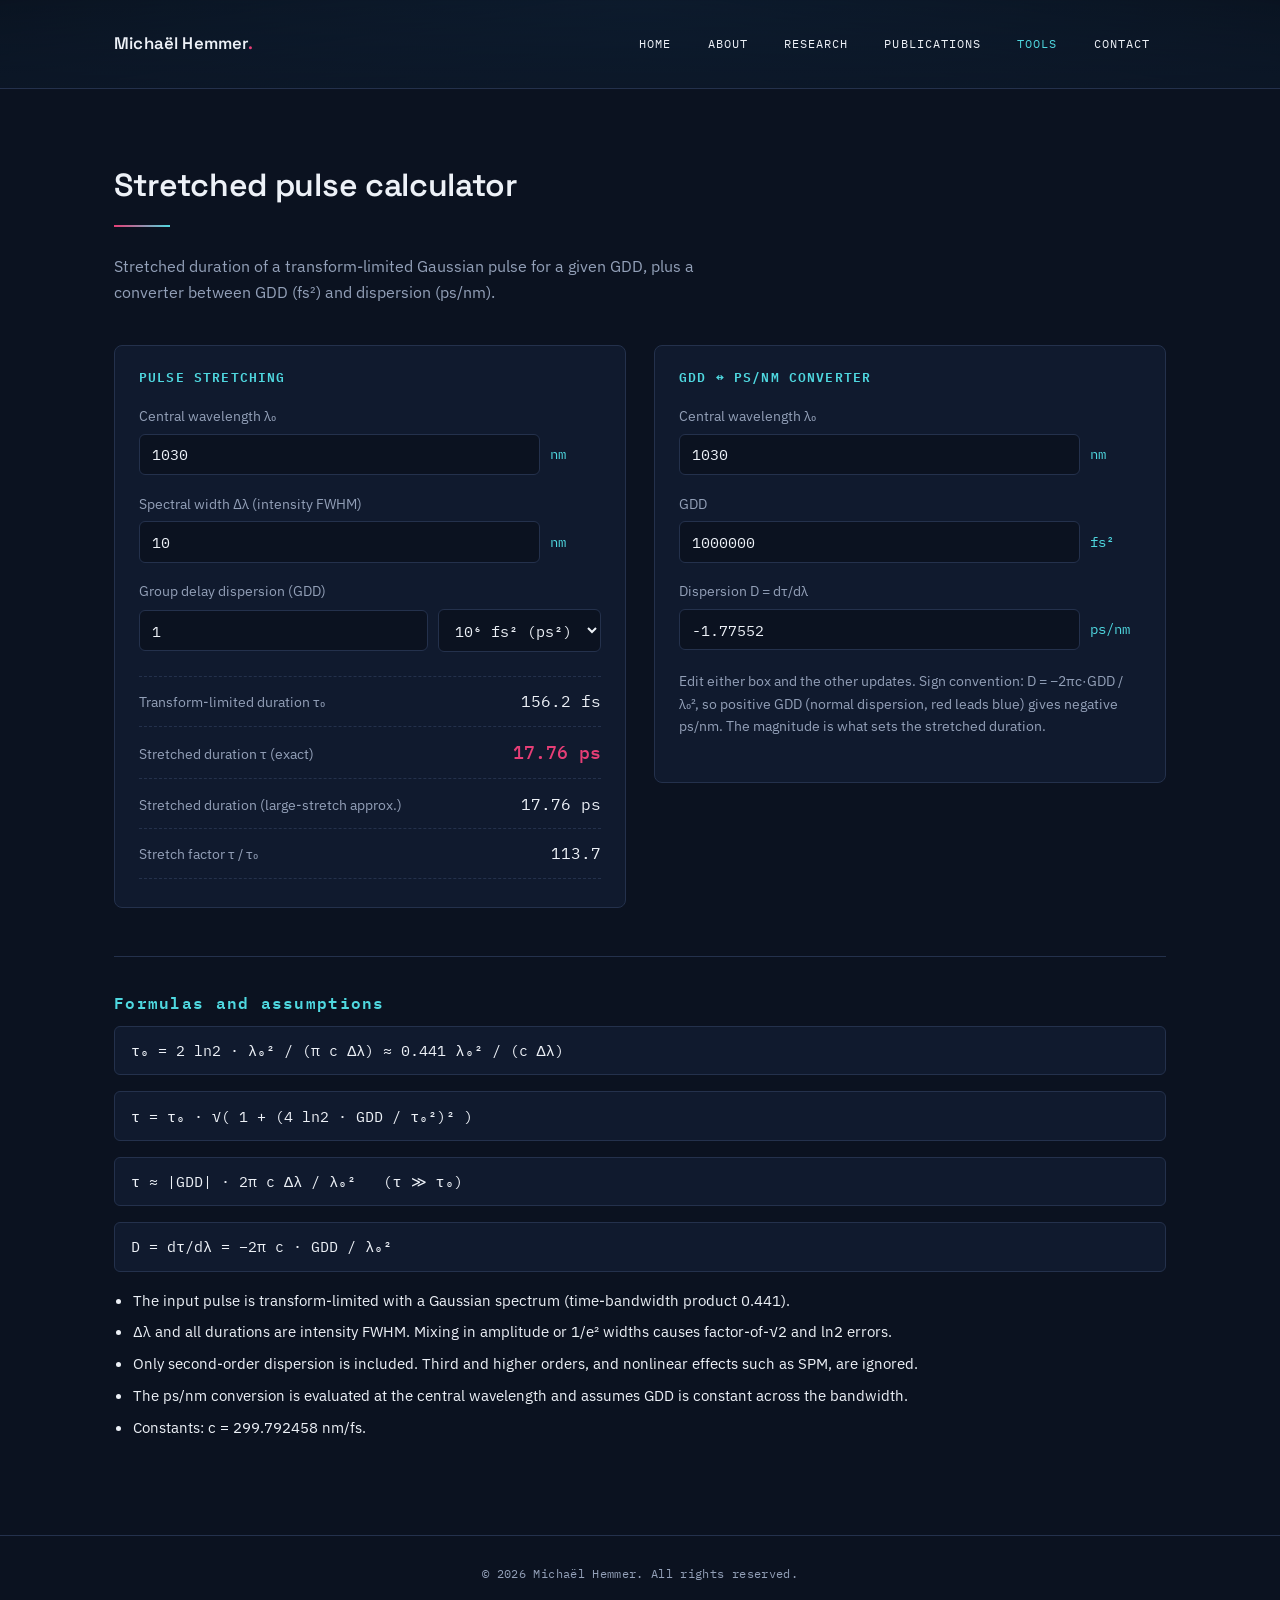
<file: stretched-pulse.html>
<!DOCTYPE html>
<html lang="en">
<head>
    <meta charset="UTF-8">
    <meta name="viewport" content="width=device-width, initial-scale=1.0">
    <link rel="icon" href="favicon.svg" type="image/svg+xml">
    <link rel="icon" href="favicon.ico" sizes="48x48">
    <link rel="apple-touch-icon" href="apple-touch-icon.png">
    <title>Stretched Pulse Calculator | Michaël Hemmer, PhD</title>
    <meta name="description" content="Calculate the stretched duration of a Gaussian pulse from GDD, spectral width and central wavelength, and convert GDD in fs² to dispersion in ps/nm.">
    <link rel="preconnect" href="https://fonts.googleapis.com">
    <link href="https://fonts.googleapis.com/css2?family=Space+Grotesk:wght@500;600;700&family=IBM+Plex+Sans:wght@400;500&family=IBM+Plex+Mono:wght@400;500&display=swap" rel="stylesheet">
    <link rel="stylesheet" href="resources/css/base.css">
    <link rel="stylesheet" href="resources/css/tools.css">
</head>
<body>

    <header class="site-header">
        <div class="site-header__inner">
            <a class="brand" href="index.html">Michaël Hemmer<em>.</em></a>
            <nav aria-label="Primary">
                <ul>
                    <li><a href="index.html">Home</a></li>
                    <li><a href="aboutme.html">About</a></li>
                    <li><a href="research.html">Research</a></li>
                    <li><a href="publications.html">Publications</a></li>
                    <li><a href="stretched-pulse.html" aria-current="page">Tools</a></li>
                    <li><a href="contact.html">Contact</a></li>
                </ul>
            </nav>
        </div>
    </header>

    <main>
        <div class="page-heading">
            <h1>Stretched pulse calculator</h1>
            <hr class="rule">
            <p>Stretched duration of a transform-limited Gaussian pulse for a given GDD, plus a converter between GDD (fs²) and dispersion (ps/nm).</p>
        </div>

        <div class="tool-grid">

            <!-- ============ Calculator ============ -->
            <section class="tool-card">
                <h2>Pulse stretching</h2>

                <div class="field">
                    <label for="lam">Central wavelength λ₀</label>
                    <div class="field__row">
                        <input id="lam" type="number" value="1030" min="1" step="any">
                        <span class="unit">nm</span>
                    </div>
                </div>

                <div class="field">
                    <label for="dlam">Spectral width Δλ (intensity FWHM)</label>
                    <div class="field__row">
                        <input id="dlam" type="number" value="10" min="0" step="any">
                        <span class="unit">nm</span>
                    </div>
                </div>

                <div class="field">
                    <label for="gdd">Group delay dispersion (GDD)</label>
                    <div class="field__row">
                        <input id="gdd" type="number" value="1" step="any">
                        <select id="gddUnit" aria-label="GDD unit">
                            <option value="1">fs²</option>
                            <option value="1e3">10³ fs²</option>
                            <option value="1e6" selected>10⁶ fs² (ps²)</option>
                        </select>
                    </div>
                </div>

                <dl class="results">
                    <div><dt>Transform-limited duration τ₀</dt><dd id="outTau0">–</dd></div>
                    <div><dt>Stretched duration τ (exact)</dt><dd id="outTau" class="hl">–</dd></div>
                    <div><dt>Stretched duration (large-stretch approx.)</dt><dd id="outTauApprox">–</dd></div>
                    <div><dt>Stretch factor τ / τ₀</dt><dd id="outFactor">–</dd></div>
                </dl>
            </section>

            <!-- ============ Converter ============ -->
            <section class="tool-card">
                <h2>GDD ↔ ps/nm converter</h2>

                <div class="field">
                    <label for="lam2">Central wavelength λ₀</label>
                    <div class="field__row">
                        <input id="lam2" type="number" value="1030" min="1" step="any">
                        <span class="unit">nm</span>
                    </div>
                </div>

                <div class="field">
                    <label for="cGdd">GDD</label>
                    <div class="field__row">
                        <input id="cGdd" type="number" step="any" value="1000000">
                        <span class="unit">fs²</span>
                    </div>
                </div>

                <div class="field">
                    <label for="cD">Dispersion D = dτ/dλ</label>
                    <div class="field__row">
                        <input id="cD" type="number" step="any">
                        <span class="unit">ps/nm</span>
                    </div>
                </div>

                <p class="note">Edit either box and the other updates. Sign convention: D = −2πc·GDD / λ₀², so positive GDD (normal dispersion, red leads blue) gives negative ps/nm. The magnitude is what sets the stretched duration.</p>
            </section>
        </div>

        <section class="formulas">
            <h2>Formulas and assumptions</h2>
            <p class="formula">τ₀ = 2 ln2 · λ₀² / (π c Δλ) ≈ 0.441 λ₀² / (c Δλ)</p>
            <p class="formula">τ = τ₀ · √( 1 + (4 ln2 · GDD / τ₀²)² )</p>
            <p class="formula">τ ≈ |GDD| · 2π c Δλ / λ₀² &nbsp;&nbsp;(τ ≫ τ₀)</p>
            <p class="formula">D = dτ/dλ = −2π c · GDD / λ₀²</p>
            <ul>
                <li>The input pulse is transform-limited with a Gaussian spectrum (time-bandwidth product 0.441).</li>
                <li>Δλ and all durations are intensity FWHM. Mixing in amplitude or 1/e² widths causes factor-of-√2 and ln2 errors.</li>
                <li>Only second-order dispersion is included. Third and higher orders, and nonlinear effects such as SPM, are ignored.</li>
                <li>The ps/nm conversion is evaluated at the central wavelength and assumes GDD is constant across the bandwidth.</li>
                <li>Constants: c = 299.792458 nm/fs.</li>
            </ul>
        </section>
    </main>

    <footer class="site-footer">
        <p>&copy; 2026 Michaël Hemmer. All rights reserved.</p>
    </footer>

    <script>
    /* ============================================================
       Constants and helpers
       ============================================================ */
    const C = 299.792458;              // speed of light in nm/fs
    const TBP = 2 * Math.LN2 / Math.PI; // 0.4413, Gaussian time-bandwidth product
    const $ = (id) => document.getElementById(id);

    // Format a duration given in fs with a sensible unit
    function fmtTime(fs) {
        if (!isFinite(fs)) return "–";
        const a = Math.abs(fs);
        if (a >= 1e6) return (fs / 1e6).toPrecision(4) + " ns";
        if (a >= 1e3) return (fs / 1e3).toPrecision(4) + " ps";
        return fs.toPrecision(4) + " fs";
    }

    /* ============================================================
       Calculator: tau0 and stretched tau
       ============================================================ */
    function updateCalc() {
        const lam  = parseFloat($("lam").value);
        const dlam = parseFloat($("dlam").value);
        const gdd  = parseFloat($("gdd").value) * parseFloat($("gddUnit").value); // fs²

        if (!(lam > 0) || !(dlam > 0) || isNaN(gdd)) {
            ["outTau0", "outTau", "outTauApprox", "outFactor"].forEach(id => $(id).textContent = "–");
            return;
        }

        const tau0 = TBP * lam * lam / (C * dlam);                        // fs
        const tau  = tau0 * Math.sqrt(1 + Math.pow(4 * Math.LN2 * gdd / (tau0 * tau0), 2));
        const approx = Math.abs(gdd) * 2 * Math.PI * C * dlam / (lam * lam);

        $("outTau0").textContent = fmtTime(tau0);
        $("outTau").textContent = fmtTime(tau);
        $("outTauApprox").textContent = fmtTime(approx);
        $("outFactor").textContent = (tau / tau0).toPrecision(4);
    }

    /* ============================================================
       Converter: GDD (fs²) <-> D (ps/nm)
       D [fs/nm] = -2*pi*c*GDD / lambda²   ->  divide by 1000 for ps/nm
       ============================================================ */
    const factor = (lam) => -2 * Math.PI * C / (lam * lam) / 1000; // ps/nm per fs²

    function gddToD() {
        const lam = parseFloat($("lam2").value);
        const gdd = parseFloat($("cGdd").value);
        $("cD").value = (lam > 0 && !isNaN(gdd)) ? (gdd * factor(lam)).toPrecision(6) : "";
    }
    function dToGdd() {
        const lam = parseFloat($("lam2").value);
        const d = parseFloat($("cD").value);
        $("cGdd").value = (lam > 0 && !isNaN(d)) ? (d / factor(lam)).toPrecision(6) : "";
    }

    /* ============================================================
       Wire everything up
       ============================================================ */
    ["lam", "dlam", "gdd"].forEach(id => $(id).addEventListener("input", updateCalc));
    $("gddUnit").addEventListener("change", updateCalc);

    $("cGdd").addEventListener("input", gddToD);
    $("cD").addEventListener("input", dToGdd);
    $("lam2").addEventListener("input", gddToD);

    // Keep the two wavelength fields in sync
    $("lam").addEventListener("input", () => { $("lam2").value = $("lam").value; gddToD(); });
    $("lam2").addEventListener("input", () => { $("lam").value = $("lam2").value; updateCalc(); });

    updateCalc();
    gddToD();
    </script>
    <noscript><p style="text-align:center">This calculator needs JavaScript.</p></noscript>

    <script data-goatcounter="https://michaelhemmer.goatcounter.com/count"
            async src="//gc.zgo.at/count.js"></script>

</body>
</html>
</file>
<file: resources/css/base.css>
/* ============================================================
   BASE — design tokens + shared layout (header, nav, footer)
   Loaded on every page, before the page-specific stylesheet.
   ============================================================ */

:root{
  /* Color: deep-lab navy, with the magenta/cyan pulled straight
     from the mounted-crystal photos in the group's own lab. */
  --ink:        #0b1220;
  --ink-rgb:    11, 18, 32;      /* NEW — lets rgba() reuse --ink with transparency */
  --panel:      #101a2e;
  --surface-2:  #12294a;         /* NEW — third gradient stop, was hardcoded before */
  --panel-line: #24314c;
  --paper:      #edf1f7;
  --muted:      #93a0b8;
  --accent:     #e63e76;
  --accent-rgb: 230, 62, 118;    /* NEW — lets rgba() reuse --accent with transparency */
  --accent-2:   #4fd8e0;
  --accent-soft: rgba(var(--accent-rgb), 0.14);   /* now derived, not a separate copy */

  /* Type */
  --font-display: "Space Grotesk", "Segoe UI", Arial, sans-serif;
  --font-body:    "IBM Plex Sans", "Segoe UI", Arial, sans-serif;
  --font-mono:    "IBM Plex Mono", "Courier New", monospace;

  --max-width: 1180px;
}

*, *::before, *::after{ box-sizing: border-box; }
html{ scroll-behavior: smooth; }
body{
  margin: 0;
  background: var(--ink);
  color: var(--paper);
  font-family: var(--font-body);
  font-size: 16px;
  line-height: 1.65;
}
img{ max-width: 100%; display: block; }
a{ color: inherit; }
h1, h2, h3{
  font-family: var(--font-display);
  font-weight: 600;
  letter-spacing: -0.01em;
  line-height: 1.15;
}
p{ margin: 0 0 1rem; }

/* ---------- header / nav (shared across every page) ---------- */

.site-header{
  background-image: linear-gradient(180deg,rgba(var(--ink-rgb), 0.55) 0%, rgba(var(--ink-rgb), 0.75) 100%),
                     url("../images/bckgnd_header.png");
  background-size: cover;
  background-position: center;
  border-bottom: 1px solid var(--panel-line);
}
.site-header__inner{
  max-width: var(--max-width);
  margin: 0 auto;
  padding: 1.6rem 5vw;
  display: flex;
  align-items: center;
  justify-content: space-between;
  gap: 1.5rem;
  flex-wrap: wrap;
}
.brand{
  font-family: var(--font-display);
  font-weight: 600;
  font-size: 1.05rem;
  letter-spacing: 0.01em;
  text-decoration: none;
  white-space: nowrap;
}
.brand em{
  font-style: normal;
  color: var(--accent);
}
nav ul{
  list-style: none;
  display: flex;
  flex-wrap: wrap;
  gap: 0.25rem;
  margin: 0;
  padding: 0;
}
nav a{
  display: inline-block;
  text-decoration: none;
  color: var(--paper);
  font-family: var(--font-mono);
  font-size: 0.74rem;
  letter-spacing: 0.09em;
  text-transform: uppercase;
  padding: 0.55rem 1rem;
  border-radius: 999px;
  transition: background-color 0.2s ease, color 0.2s ease;
}
nav a:hover,
nav a:focus-visible{
  background-color: var(--accent-soft);
  color: var(--accent);
  outline: none;
}
nav a[aria-current="page"]{
  color: var(--accent-2);
}

/* small reusable signature: a two-tone gradient rule,
   standing in for the beam line running through the lab photos */
.rule{
  height: 2px;
  width: 56px;
  border: 0;
  margin: 1.1rem 0 1.6rem;
  background: linear-gradient(90deg, var(--accent), var(--accent-2));
}

main{
  max-width: var(--max-width);
  margin: 0 auto;
  padding: 3.5rem 5vw 5rem;
}

/* ---------- footer (shared) ---------- */

.site-footer{
  border-top: 1px solid var(--panel-line);
  padding: 1.75rem 5vw;
  text-align: center;
  font-family: var(--font-mono);
  font-size: 0.72rem;
  letter-spacing: 0.03em;
  color: var(--muted);
}

/* ---------- focus visibility (accessibility floor) ---------- */
a:focus-visible, button:focus-visible{
  outline: 2px solid var(--accent-2);
  outline-offset: 2px;
}
</file>
<file: resources/css/home.css>
/* ============================================================
   HOME — hero + lab photo strip
   ============================================================ */

.hero{
  position: relative;
  overflow: hidden;
  min-height: 56vh;
  display: flex;
  flex-direction: column;
  justify-content: center;
  align-items: center;
  padding: 4.5rem 5vw;
  background: linear-gradient(165deg, var(--ink) 0%, var(--panel) 55%, var(--surface-2) 100%);
  border-bottom: 1px solid var(--panel-line);
}
.hero::after{
  content: "";
  position: absolute;
  top: -18%;
  right: -8%;
  width: 480px;
  height: 480px;
  background: radial-gradient(circle, var(--accent) 0%, transparent 70%);
  opacity: 0.16;
  filter: blur(6px);
  pointer-events: none;
}
.hero__inner{
  max-width: var(--max-width);
  margin: 0 auto;
  width: 100%;
  position: relative;
}
.hero__eyebrow{
  font-family: var(--font-mono);
  font-size: 0.76rem;
  letter-spacing: 0.18em;
  text-transform: uppercase;
  color: var(--accent-2);
  margin-bottom: 1rem;
}
.hero h1{
  font-size: clamp(2rem, 4vw, 3.25rem);
  max-width: 17ch;
  margin: 0;
}
.hero p{
  margin-top: 1.4rem;
  max-width: 54ch;
  color: var(--muted);
  font-size: 1.05rem;
}
.hero__links{
  margin-top: 2rem;
  display: flex;
  gap: 0.75rem;
  flex-wrap: wrap;
}
.hero__links a{
  font-family: var(--font-mono);
  font-size: 0.78rem;
  letter-spacing: 0.06em;
  text-decoration: none;
  padding: 0.7rem 1.3rem;
  border-radius: 999px;
  border: 1px solid var(--panel-line);
  transition: border-color 0.2s ease, color 0.2s ease;
}
.hero__links a:hover{
  border-color: var(--accent);
  color: var(--accent);
}
.hero__links a.primary{
  background: var(--accent);
  border-color: var(--accent);
  color:var(--ink);
  font-weight: 600;
}
.hero__links a.primary:hover{
  color: var(--ink);
  border-color: var(--accent-2);
  background: var(--accent-2);
}

.lab-strip{
  display: grid;
  grid-template-columns: repeat(4, 1fr);
  gap: 1px;
  background: var(--panel-line);
  border-bottom: 1px solid var(--panel-line);
}
.lab-strip a{
  display: block;
  overflow: hidden;
  background: var(--panel);
}
.lab-strip img{
  width: 100%;
  height: 220px;
  object-fit: cover;
  transition: transform 0.5s ease;
}
.lab-strip a:hover img{
  transform: scale(1.05);
}

.home-intro{
  padding: 4rem 5vw;
  max-width: var(--max-width);
  margin: 0 auto;
}
.home-intro p{
  max-width: 65ch;
  color: var(--muted);
  font-size: 1.05rem;
}
@media (max-width: 700px){
  .lab-strip{ grid-template-columns: repeat(2, 1fr); }
  .lab-strip img{ height: 160px; }
}
</file>
<file: resources/css/about.css>
/* ============================================================
   ABOUT
   ============================================================ */

.about{
  display: grid;
  grid-template-columns: minmax(240px, 340px) 1fr;
  gap: 3rem;
  align-items: start;
}
.about__portrait img{
  border-radius: 6px;
  border: 1px solid var(--panel-line);
}
.about__body h1{
  font-size: clamp(1.8rem, 3vw, 2.4rem);
}
.about__role{
  font-family: var(--font-mono);
  font-size: 0.8rem;
  letter-spacing: 0.08em;
  color: var(--accent-2);
  text-transform: uppercase;
  margin-top: 0.4rem;
}
.about__body p{
  text-align: justify;
  color: var(--paper);
  font-size: 1rem;
}
@media (max-width: 700px){
  .about, .contact{ grid-template-columns: 1fr; gap: 1.5rem; }
  .about__body p{ text-align: left; }
}
</file>
<file: resources/css/contact.css>
/* ============================================================
   CONTACT
   ============================================================ */

.contact{
  display: grid;
  grid-template-columns: minmax(220px, 300px) 1fr;
  gap: 3rem;
  align-items: center;
}
.contact__portrait img{
  border-radius: 6px;
  border: 1px solid var(--panel-line);
}
.contact__body h1{
  font-size: clamp(1.8rem, 3vw, 2.4rem);
}
.contact__row{
  margin-top: 1.5rem;
  display: flex;
  align-items: baseline;
  gap: 0.6rem;
  font-size: 1.02rem;
}
.contact__label{
  font-family: var(--font-mono);
  font-size: 0.76rem;
  letter-spacing: 0.08em;
  text-transform: uppercase;
  color: var(--accent-2);
}
@media (max-width: 700px){
  .about, .contact{ grid-template-columns: 1fr; gap: 1.5rem; }
  .about__body p{ text-align: left; }
}
</file>
<file: resources/css/publications.css>
/* ============================================================
   PUBLICATIONS — chronological list, grouped by year
   ============================================================ */

.page-heading p{
  max-width: 60ch;
  color: var(--muted);
}

.pub-year{
  margin-top: 2.75rem;
  padding-top: 1.5rem;
  border-top: 1px solid var(--panel-line);
}
.pub-year:first-of-type{
  margin-top: 2.5rem;
}
.pub-year h2{
  font-family: var(--font-mono);
  font-size: 1rem;
  letter-spacing: 0.08em;
  color: var(--accent-2);
  font-weight: 600;
}
.pub-list{
  list-style: none;
  margin: 1.1rem 0 0;
  padding: 0;
}
.pub-list li{
  padding: 0.65rem 0;
  font-size: 0.96rem;
  color: var(--paper);
}
.pub-list li + li{
  border-top: 1px dashed var(--panel-line);
}
.pub-list i{
  color: var(--muted);
  font-style: italic;
}
</file>
<file: resources/css/research.css>
/* ============================================================
   RESEARCH — project card grid
   ============================================================ */

.page-heading p{
  max-width: 60ch;
  color: var(--muted);
}

.project-grid{
  display: grid;
  grid-template-columns: repeat(2, 1fr);
  gap: 1.75rem;
  margin-top: 2.5rem;
}
.project-card{
  border: 1px solid var(--panel-line);
  border-radius: 8px;
  overflow: hidden;
  background: var(--panel);
  text-decoration: none;
  color: inherit;
  display: block;
  transition: transform 0.25s ease, border-color 0.25s ease, box-shadow 0.25s ease;
}
.project-card:hover,
.project-card:focus-visible{
  transform: translateY(-4px);
  border-color: var(--accent);
  box-shadow: 0 12px 28px -14px rgba(var(--accent-rgb), 0.45);
}
.project-card img{  width: 100%;
  aspect-ratio: 4 / 3;
  height: auto;
  object-fit: cover;
  object-position: center;
}
.project-card__eyebrow{
  font-family: var(--font-mono);
  font-size: 0.72rem;
  letter-spacing: 0.09em;
  text-transform: uppercase;
  color: var(--accent-2);
  padding: 1.1rem 1.25rem 0;
  display: block;
}
.project-card__caption{
  padding: 0.5rem 1.25rem 1.25rem;
  font-size: 0.95rem;
  color: var(--paper);
}
@media (max-width: 700px){
  .project-grid{ grid-template-columns: 1fr; }
}
</file>
<file: resources/css/tools.css>
/* ============================================================
   TOOLS — calculator cards, inputs, results
   ============================================================ */

.page-heading p{
  max-width: 60ch;
  color: var(--muted);
}

.tool-grid{
  display: grid;
  grid-template-columns: repeat(2, 1fr);
  gap: 1.75rem;
  margin-top: 2.5rem;
  align-items: start;
}
.tool-card{
  border: 1px solid var(--panel-line);
  border-radius: 8px;
  background: var(--panel);
  padding: 1.5rem 1.5rem 1.75rem;
}
.tool-card h2{
  font-family: var(--font-mono);
  font-size: 0.8rem;
  letter-spacing: 0.09em;
  text-transform: uppercase;
  color: var(--accent-2);
  margin: 0 0 1.25rem;
}

.field{ margin-bottom: 1.1rem; }
.field label{
  display: block;
  font-size: 0.88rem;
  color: var(--muted);
  margin-bottom: 0.35rem;
}
.field__row{
  display: flex;
  gap: 0.6rem;
  align-items: center;
}
.field input,
.field select{
  flex: 1;
  min-width: 0;
  background: var(--ink);
  color: var(--paper);
  border: 1px solid var(--panel-line);
  border-radius: 6px;
  padding: 0.6rem 0.75rem;
  font-family: var(--font-mono);
  font-size: 0.95rem;
}
.field select{ flex: 0 0 auto; }
.field input:focus,
.field select:focus{
  outline: 2px solid var(--accent-2);
  outline-offset: 1px;
  border-color: transparent;
}
.unit{
  font-family: var(--font-mono);
  font-size: 0.85rem;
  color: var(--accent-2);
  min-width: 3.2rem;
}

.results{
  margin: 1.5rem 0 0;
  border-top: 1px dashed var(--panel-line);
}
.results div{
  display: flex;
  justify-content: space-between;
  align-items: baseline;
  gap: 1rem;
  padding: 0.7rem 0;
  border-bottom: 1px dashed var(--panel-line);
}
.results dt{
  font-size: 0.9rem;
  color: var(--muted);
}
.results dd{
  margin: 0;
  font-family: var(--font-mono);
  font-size: 1rem;
  white-space: nowrap;
}
.results dd.hl{
  color: var(--accent);
  font-weight: 500;
  font-size: 1.1rem;
}

.note{
  font-size: 0.85rem;
  color: var(--muted);
  margin-top: 1.25rem;
}

.formulas{
  margin-top: 3rem;
  padding-top: 1.5rem;
  border-top: 1px solid var(--panel-line);
}
.formulas h2{
  font-family: var(--font-mono);
  font-size: 1rem;
  letter-spacing: 0.08em;
  color: var(--accent-2);
}
.formula{
  font-family: var(--font-mono);
  font-size: 0.95rem;
  background: var(--panel);
  border: 1px solid var(--panel-line);
  border-radius: 6px;
  padding: 0.7rem 1rem;
  overflow-x: auto;
}
.formulas ul{
  color: var(--paper);
  font-size: 0.96rem;
  padding-left: 1.2rem;
}
.formulas li{ margin-bottom: 0.4rem; }

@media (max-width: 800px){
  .tool-grid{ grid-template-columns: 1fr; }
}
</file>
